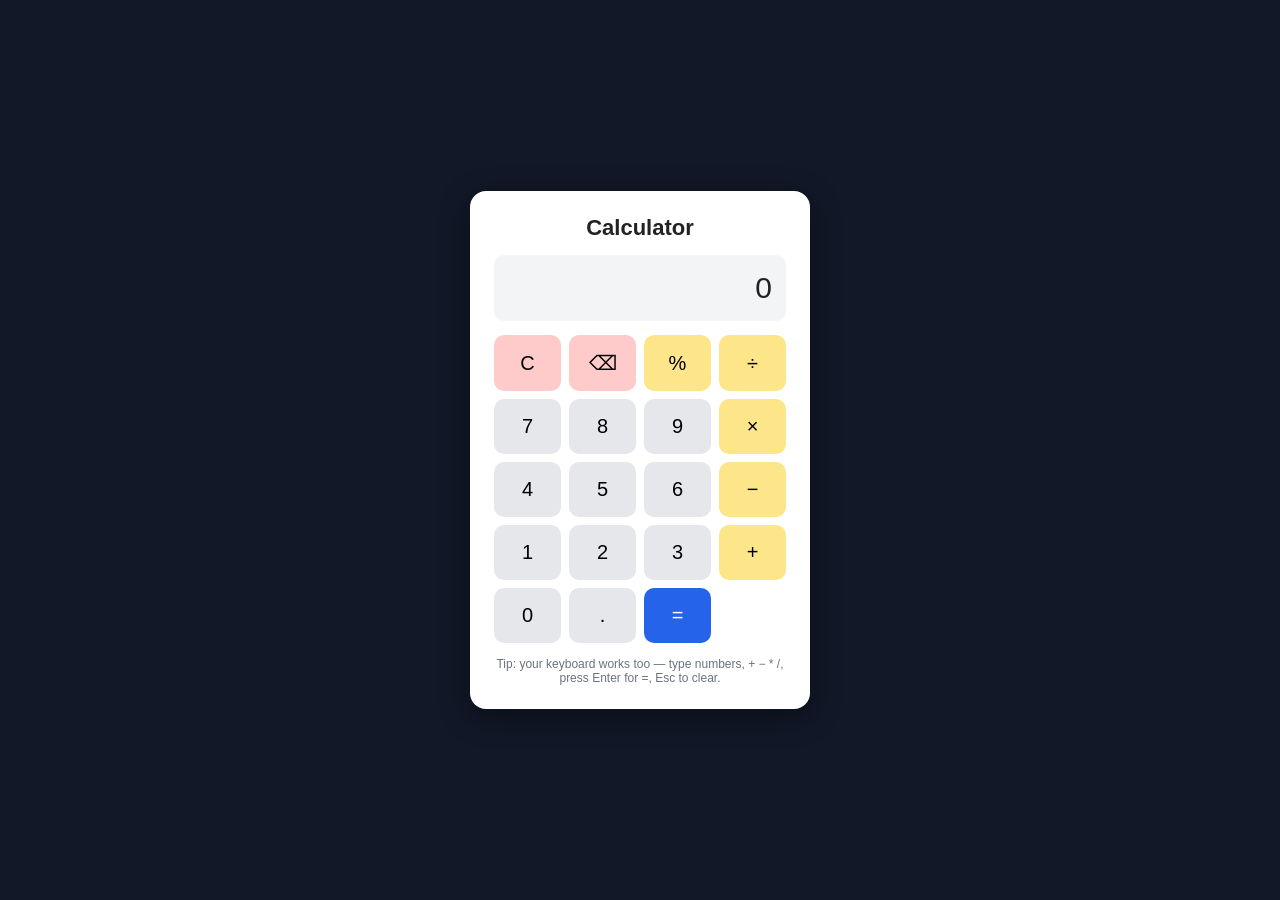
<file: calculator/index.html>
<!DOCTYPE html>
<html lang="en">
<head>
<meta charset="UTF-8">
<meta name="viewport" content="width=device-width, initial-scale=1.0">
<title>Calculator — Muhammad Farhan Iqbal</title>
<link rel="stylesheet" href="style.css">
</head>
<body>
<main class="calc">
  <h1>Calculator</h1>
  <div id="display" aria-live="polite">0</div>
  <div class="keys">
    <button data-key="C" class="fn">C</button>
    <button data-key="Backspace" class="fn">⌫</button>
    <button data-key="%" class="op">%</button>
    <button data-key="/" class="op">÷</button>

    <button data-key="7">7</button>
    <button data-key="8">8</button>
    <button data-key="9">9</button>
    <button data-key="*" class="op">×</button>

    <button data-key="4">4</button>
    <button data-key="5">5</button>
    <button data-key="6">6</button>
    <button data-key="-" class="op">−</button>

    <button data-key="1">1</button>
    <button data-key="2">2</button>
    <button data-key="3">3</button>
    <button data-key="+" class="op">+</button>

    <button data-key="0" class="wide">0</button>
    <button data-key=".">.</button>
    <button data-key="=" class="equals">=</button>
  </div>
  <p class="hint">Tip: your keyboard works too — type numbers, + − * /, press Enter for =, Esc to clear.</p>
</main>
<script src="app.js"></script>
</body>
</html>
</file>
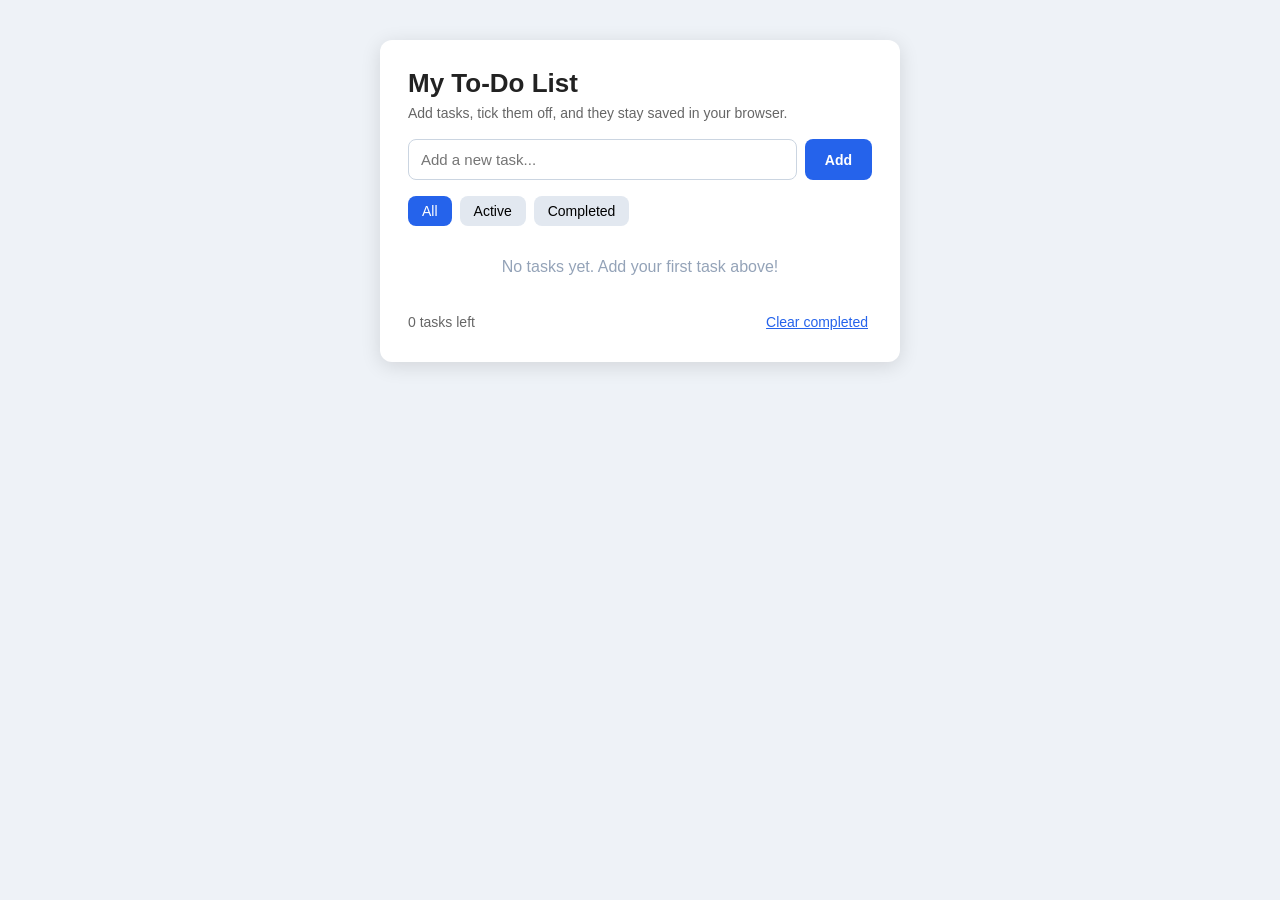
<file: todo-list-app/index.html>
<!DOCTYPE html>
<html lang="en">
<head>
<meta charset="UTF-8">
<meta name="viewport" content="width=device-width, initial-scale=1.0">
<title>To-Do List — Muhammad Farhan Iqbal</title>
<link rel="stylesheet" href="style.css">
</head>
<body>
<main class="app">
  <h1>My To-Do List</h1>
  <p class="sub">Add tasks, tick them off, and they stay saved in your browser.</p>
  <form id="add-form">
    <input id="task-input" type="text" placeholder="Add a new task..." autocomplete="off" maxlength="120">
    <button type="submit">Add</button>
  </form>
  <div class="filters" role="group" aria-label="Filter tasks">
    <button class="filter active" data-filter="all">All</button>
    <button class="filter" data-filter="active">Active</button>
    <button class="filter" data-filter="completed">Completed</button>
  </div>
  <ul id="task-list"></ul>
  <p id="empty-msg">No tasks yet. Add your first task above!</p>
  <footer><span id="count"></span> <button id="clear-completed">Clear completed</button></footer>
</main>
<script src="app.js"></script>
</body>
</html>
</file>
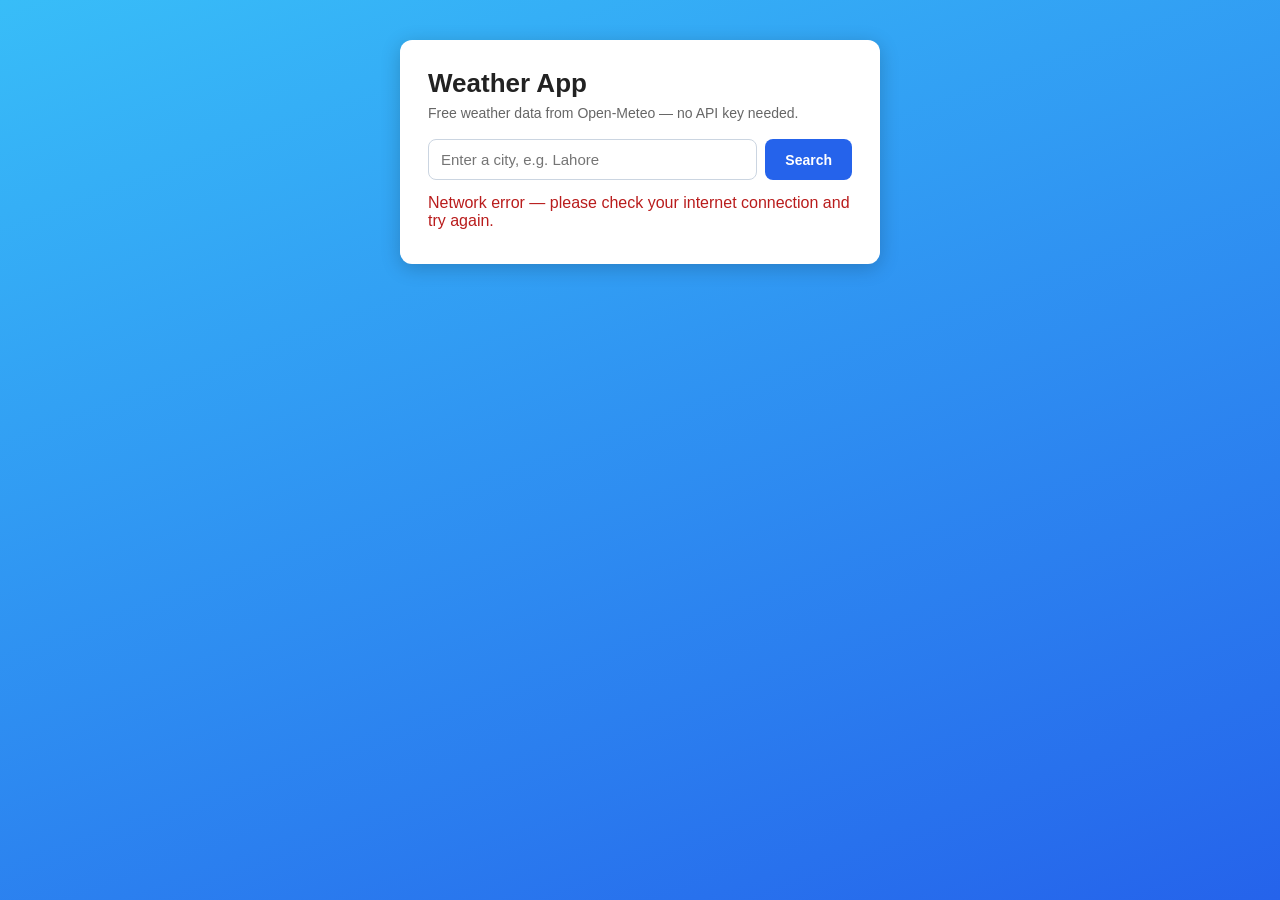
<file: weather-app/index.html>
<!DOCTYPE html>
<html lang="en">
<head>
<meta charset="UTF-8">
<meta name="viewport" content="width=device-width, initial-scale=1.0">
<title>Weather App — Muhammad Farhan Iqbal</title>
<link rel="stylesheet" href="style.css">
</head>
<body>
<main class="app">
  <h1>Weather App</h1>
  <p class="sub">Free weather data from Open-Meteo — no API key needed.</p>
  <form id="search-form">
    <input id="city-input" type="text" placeholder="Enter a city, e.g. Lahore" autocomplete="off" maxlength="80">
    <button type="submit">Search</button>
  </form>
  <p id="message" role="status"></p>
  <section id="result" hidden>
    <h2 id="city-name"></h2>
    <p class="temp"><span id="temp"></span>°C</p>
    <p id="condition"></p>
    <ul>
      <li>Humidity: <span id="humidity"></span>%</li>
      <li>Wind: <span id="wind"></span> km/h</li>
    </ul>
  </section>
</main>
<script src="app.js"></script>
</body>
</html>
</file>
<file: calculator/style.css>
* { box-sizing: border-box; margin: 0; padding: 0; }
body { font-family: Arial, Helvetica, sans-serif; background: #111827; color: #222; min-height: 100vh; display: flex; justify-content: center; align-items: center; padding: 24px 16px; }
.calc { background: #fff; width: 100%; max-width: 340px; padding: 24px; border-radius: 16px; box-shadow: 0 8px 30px rgba(0,0,0,.4); }
h1 { font-size: 22px; margin-bottom: 14px; text-align: center; }
#display { background: #f3f4f6; border-radius: 10px; padding: 16px 14px; font-size: 30px; text-align: right; min-height: 64px; word-break: break-all; margin-bottom: 14px; }
.keys { display: grid; grid-template-columns: repeat(4, 1fr); gap: 8px; }
button { cursor: pointer; border: none; border-radius: 10px; font-size: 20px; padding: 16px 0; background: #e5e7eb; }
button:hover { background: #d1d5db; }
button.op { background: #fde68a; }
button.op:hover { background: #fcd34d; }
button.fn { background: #fecaca; }
button.fn:hover { background: #fca5a5; }
button.equals { background: #2563eb; color: #fff; }
button.equals:hover { background: #1d4ed8; }
button.wide { grid-column: span 1; }
.hint { color: #6b7280; font-size: 12px; margin-top: 14px; text-align: center; }
</file>
<file: todo-list-app/style.css>
* { box-sizing: border-box; margin: 0; padding: 0; }
body { font-family: Arial, Helvetica, sans-serif; background: #eef2f7; color: #222; min-height: 100vh; display: flex; justify-content: center; padding: 40px 16px; }
.app { background: #fff; width: 100%; max-width: 520px; padding: 28px; border-radius: 12px; box-shadow: 0 4px 20px rgba(0,0,0,.12); height: fit-content; }
h1 { font-size: 26px; margin-bottom: 6px; }
.sub { color: #666; font-size: 14px; margin-bottom: 18px; }
#add-form { display: flex; gap: 8px; margin-bottom: 16px; }
#task-input { flex: 1; padding: 11px 12px; font-size: 15px; border: 1px solid #cbd5e1; border-radius: 8px; }
#task-input:focus { outline: 2px solid #2563eb; border-color: #2563eb; }
button { cursor: pointer; border: none; border-radius: 8px; font-size: 14px; }
#add-form button { background: #2563eb; color: #fff; padding: 0 20px; font-weight: bold; }
#add-form button:hover { background: #1d4ed8; }
.filters { display: flex; gap: 8px; margin-bottom: 14px; }
.filter { background: #e2e8f0; padding: 7px 14px; }
.filter.active { background: #2563eb; color: #fff; }
#task-list { list-style: none; }
#task-list li { display: flex; align-items: center; gap: 10px; padding: 11px 6px; border-bottom: 1px solid #e5e7eb; }
#task-list li.completed span.task-text { text-decoration: line-through; color: #94a3b8; }
.task-text { flex: 1; word-break: break-word; }
.task-check { width: 20px; height: 20px; cursor: pointer; accent-color: #2563eb; }
.delete-btn { background: #fee2e2; color: #b91c1c; padding: 5px 10px; font-size: 13px; }
.delete-btn:hover { background: #fecaca; }
#empty-msg { color: #94a3b8; text-align: center; padding: 18px 0; }
footer { display: flex; justify-content: space-between; align-items: center; margin-top: 16px; color: #666; font-size: 14px; }
#clear-completed { background: none; color: #2563eb; text-decoration: underline; padding: 4px; }
</file>
<file: weather-app/style.css>
* { box-sizing: border-box; margin: 0; padding: 0; }
body { font-family: Arial, Helvetica, sans-serif; background: linear-gradient(160deg, #38bdf8, #2563eb); color: #222; min-height: 100vh; display: flex; justify-content: center; padding: 40px 16px; }
.app { background: #fff; width: 100%; max-width: 480px; padding: 28px; border-radius: 12px; box-shadow: 0 4px 20px rgba(0,0,0,.2); height: fit-content; }
h1 { font-size: 26px; margin-bottom: 6px; }
.sub { color: #666; font-size: 14px; margin-bottom: 18px; }
#search-form { display: flex; gap: 8px; margin-bottom: 14px; }
#city-input { flex: 1; padding: 11px 12px; font-size: 15px; border: 1px solid #cbd5e1; border-radius: 8px; }
#city-input:focus { outline: 2px solid #2563eb; border-color: #2563eb; }
button { cursor: pointer; border: none; border-radius: 8px; font-size: 14px; background: #2563eb; color: #fff; padding: 0 20px; font-weight: bold; }
button:hover { background: #1d4ed8; }
#message { color: #b91c1c; min-height: 20px; margin-bottom: 6px; }
#result { text-align: center; padding-top: 8px; }
#result h2 { font-size: 22px; }
.temp { font-size: 52px; font-weight: bold; color: #2563eb; margin: 6px 0; }
#condition { font-size: 18px; margin-bottom: 14px; }
#result ul { list-style: none; display: flex; justify-content: center; gap: 24px; color: #555; }
</file>
